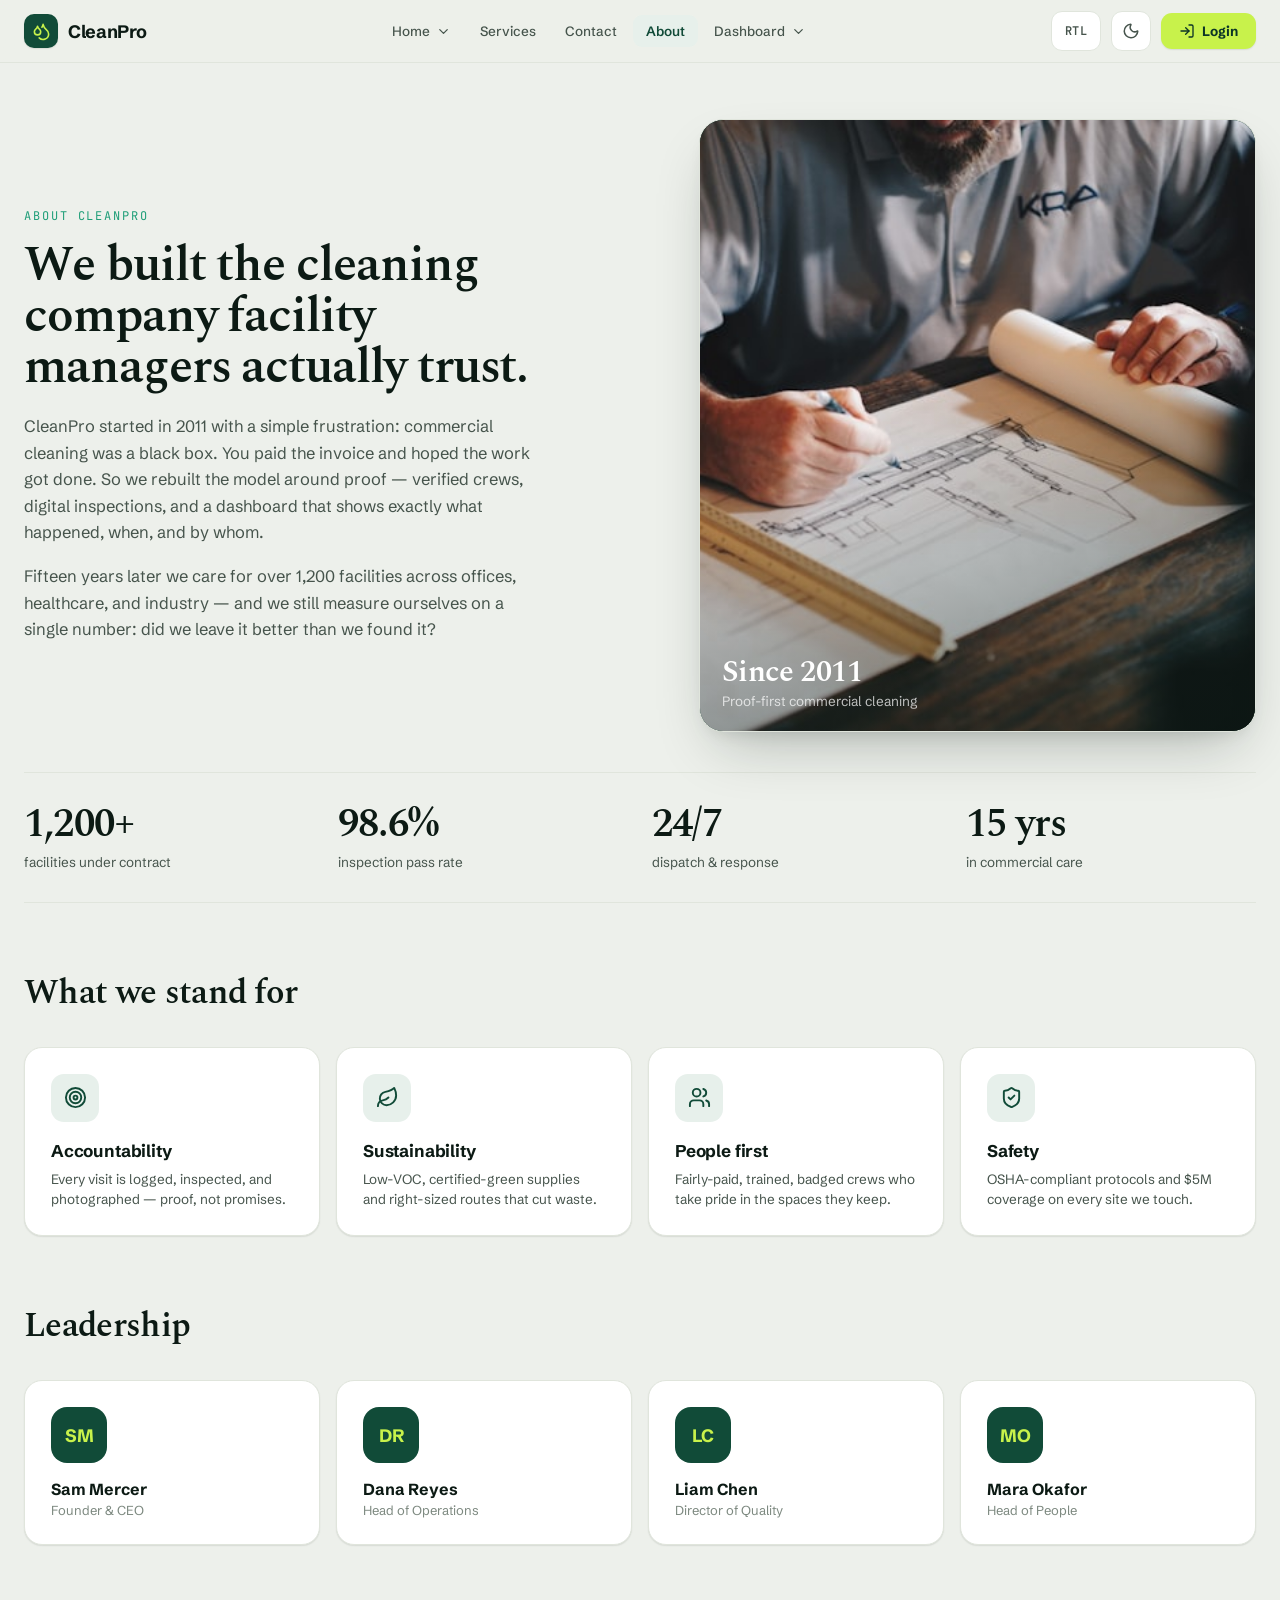
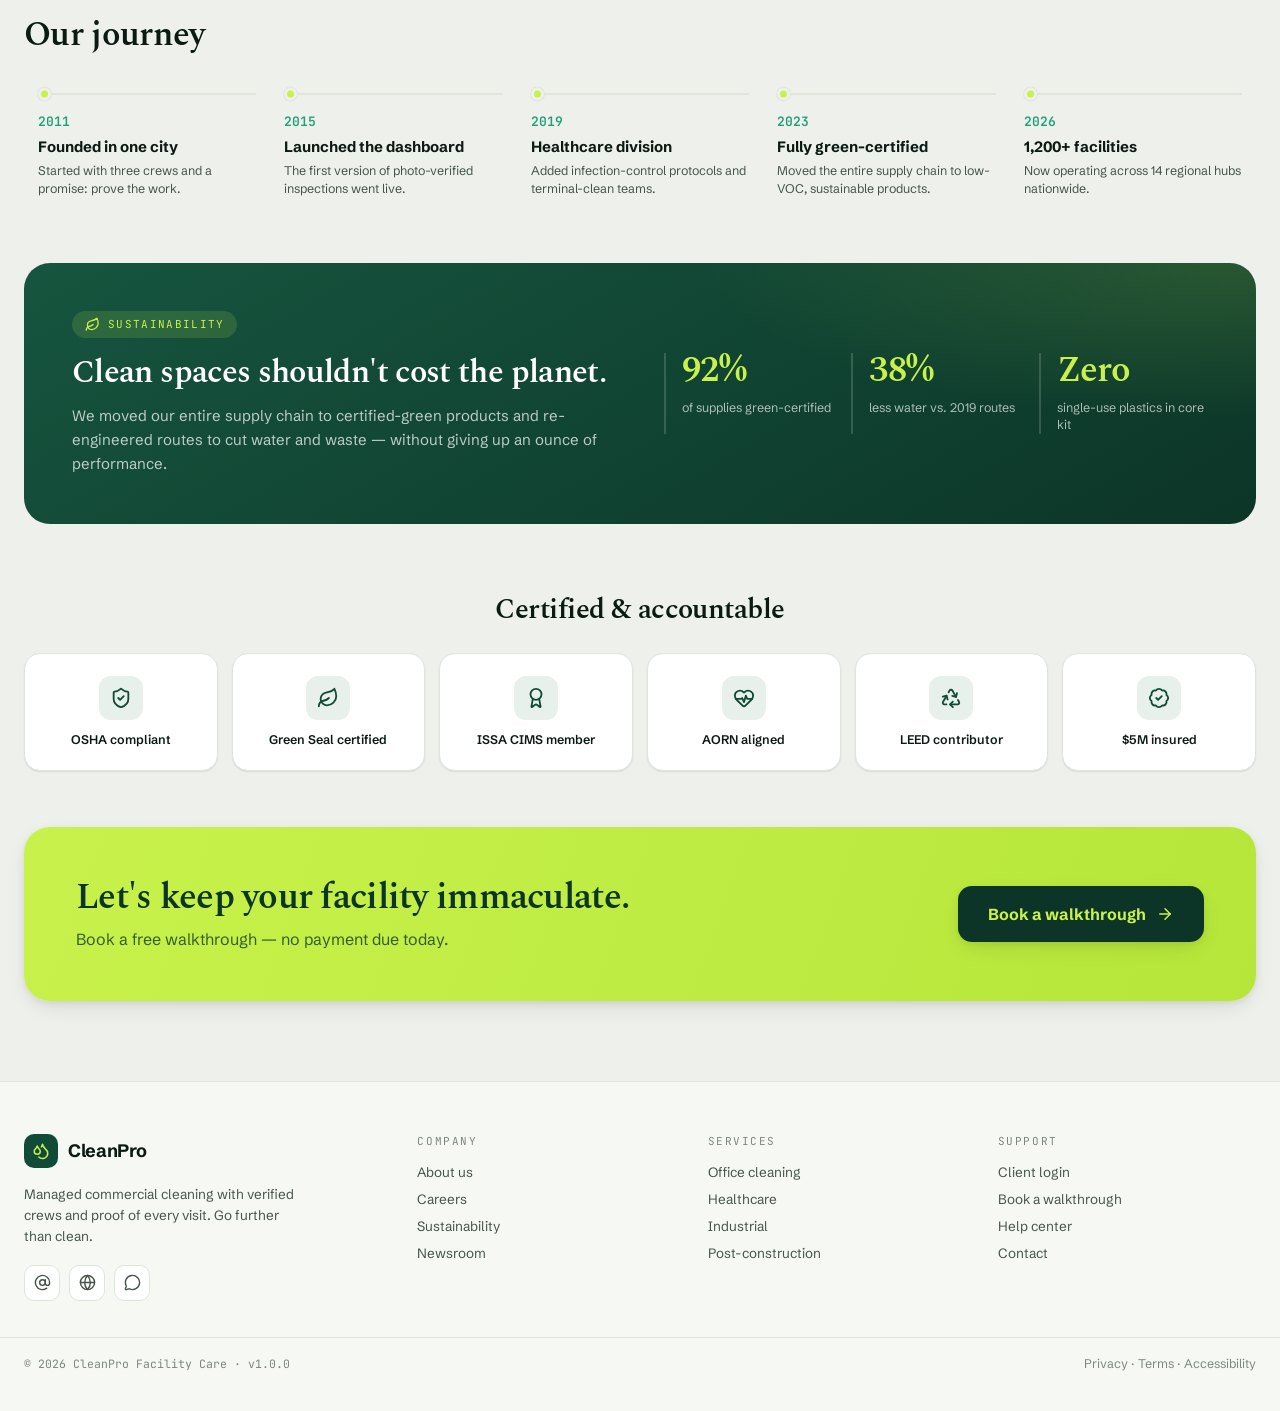
<file: pages/about.html>
<!DOCTYPE html>
<html lang="en">
<head>
<meta charset="utf-8">
<meta name="viewport" content="width=device-width, initial-scale=1">
<title>CleanPro · About</title>
<link rel="icon" type="image/svg+xml" href="data:image/svg+xml,%3Csvg xmlns='http://www.w3.org/2000/svg' viewBox='0 0 64 64'%3E%3Crect width='64' height='64' rx='16' fill='%230B5E4C'/%3E%3C/svg%3E">
<script>location.replace('../index.html#about');</script>
<meta http-equiv="refresh" content="0; url=../index.html#about">
</head>
<body>Redirecting to CleanPro…</body>
</html>
</file>
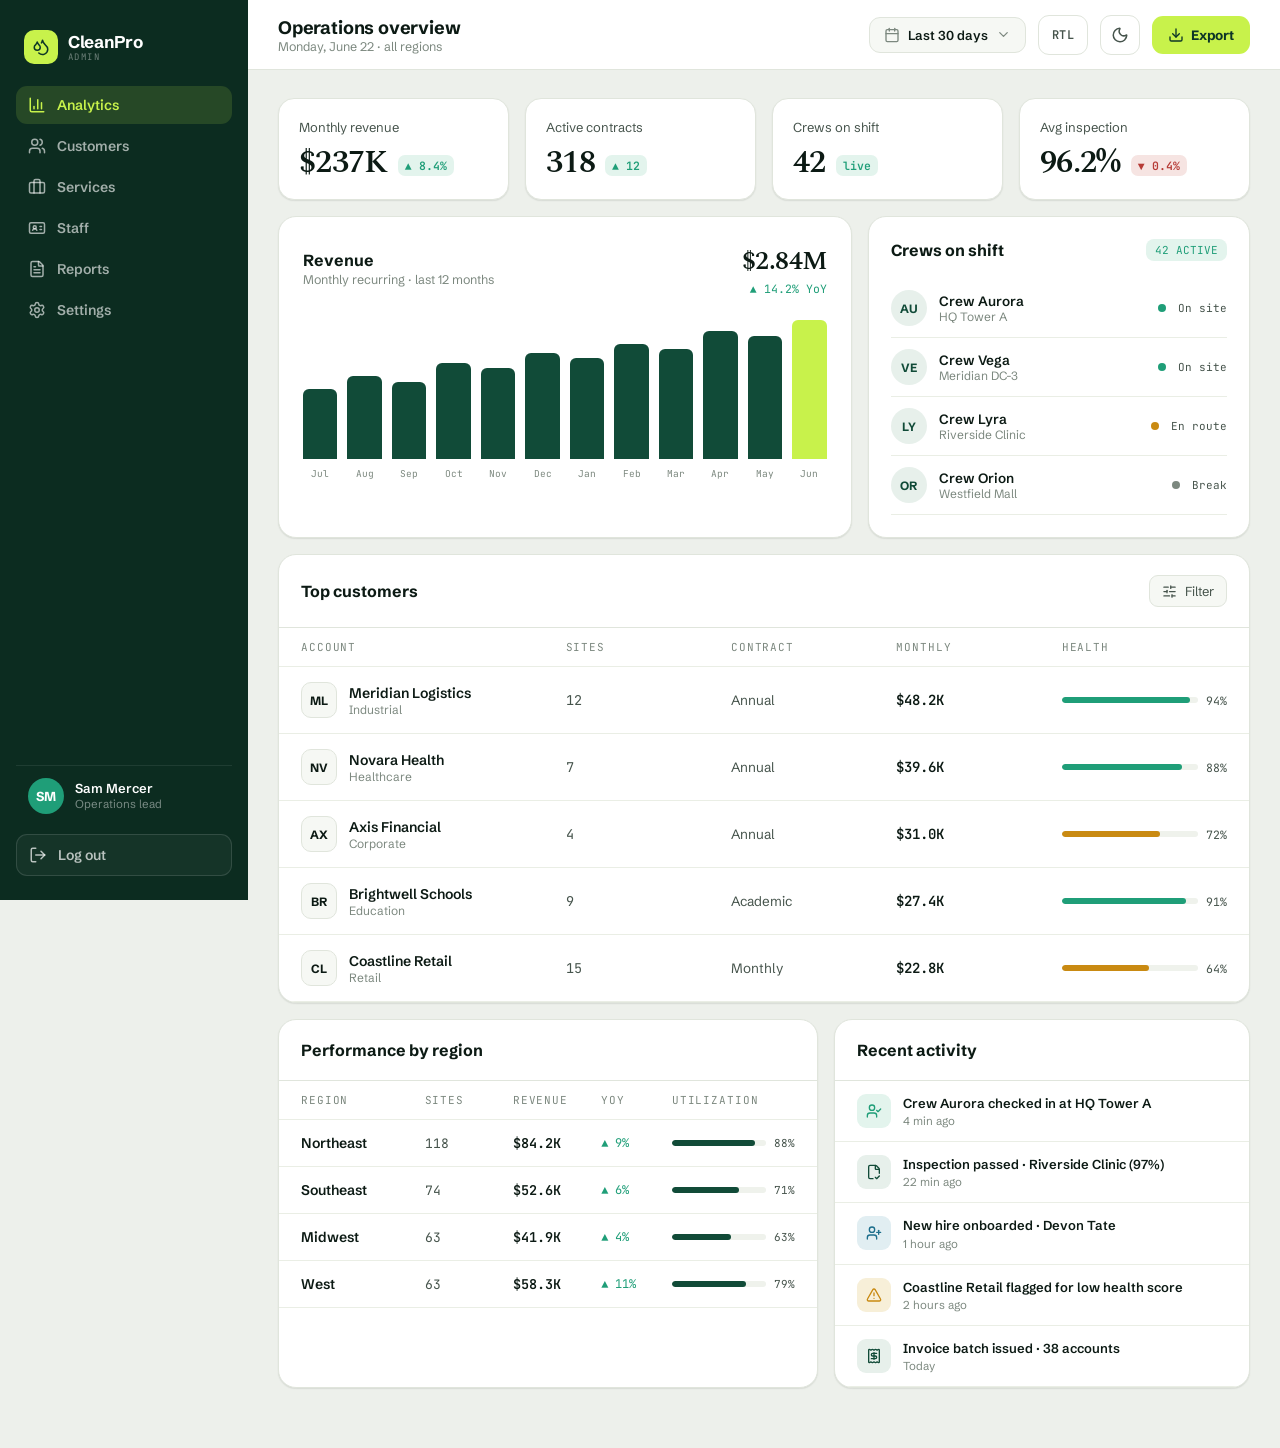
<file: pages/admin-dashboard.html>
<!DOCTYPE html>
<html lang="en">
<head>
<meta charset="utf-8">
<meta name="viewport" content="width=device-width, initial-scale=1">
<title>CleanPro · Admin Dashboard</title>
<link rel="icon" type="image/svg+xml" href="data:image/svg+xml,%3Csvg xmlns='http://www.w3.org/2000/svg' viewBox='0 0 64 64'%3E%3Crect width='64' height='64' rx='16' fill='%230B5E4C'/%3E%3C/svg%3E">
<script>location.replace('../index.html#admin');</script>
<meta http-equiv="refresh" content="0; url=../index.html#admin">
</head>
<body>Redirecting to CleanPro…</body>
</html>
</file>
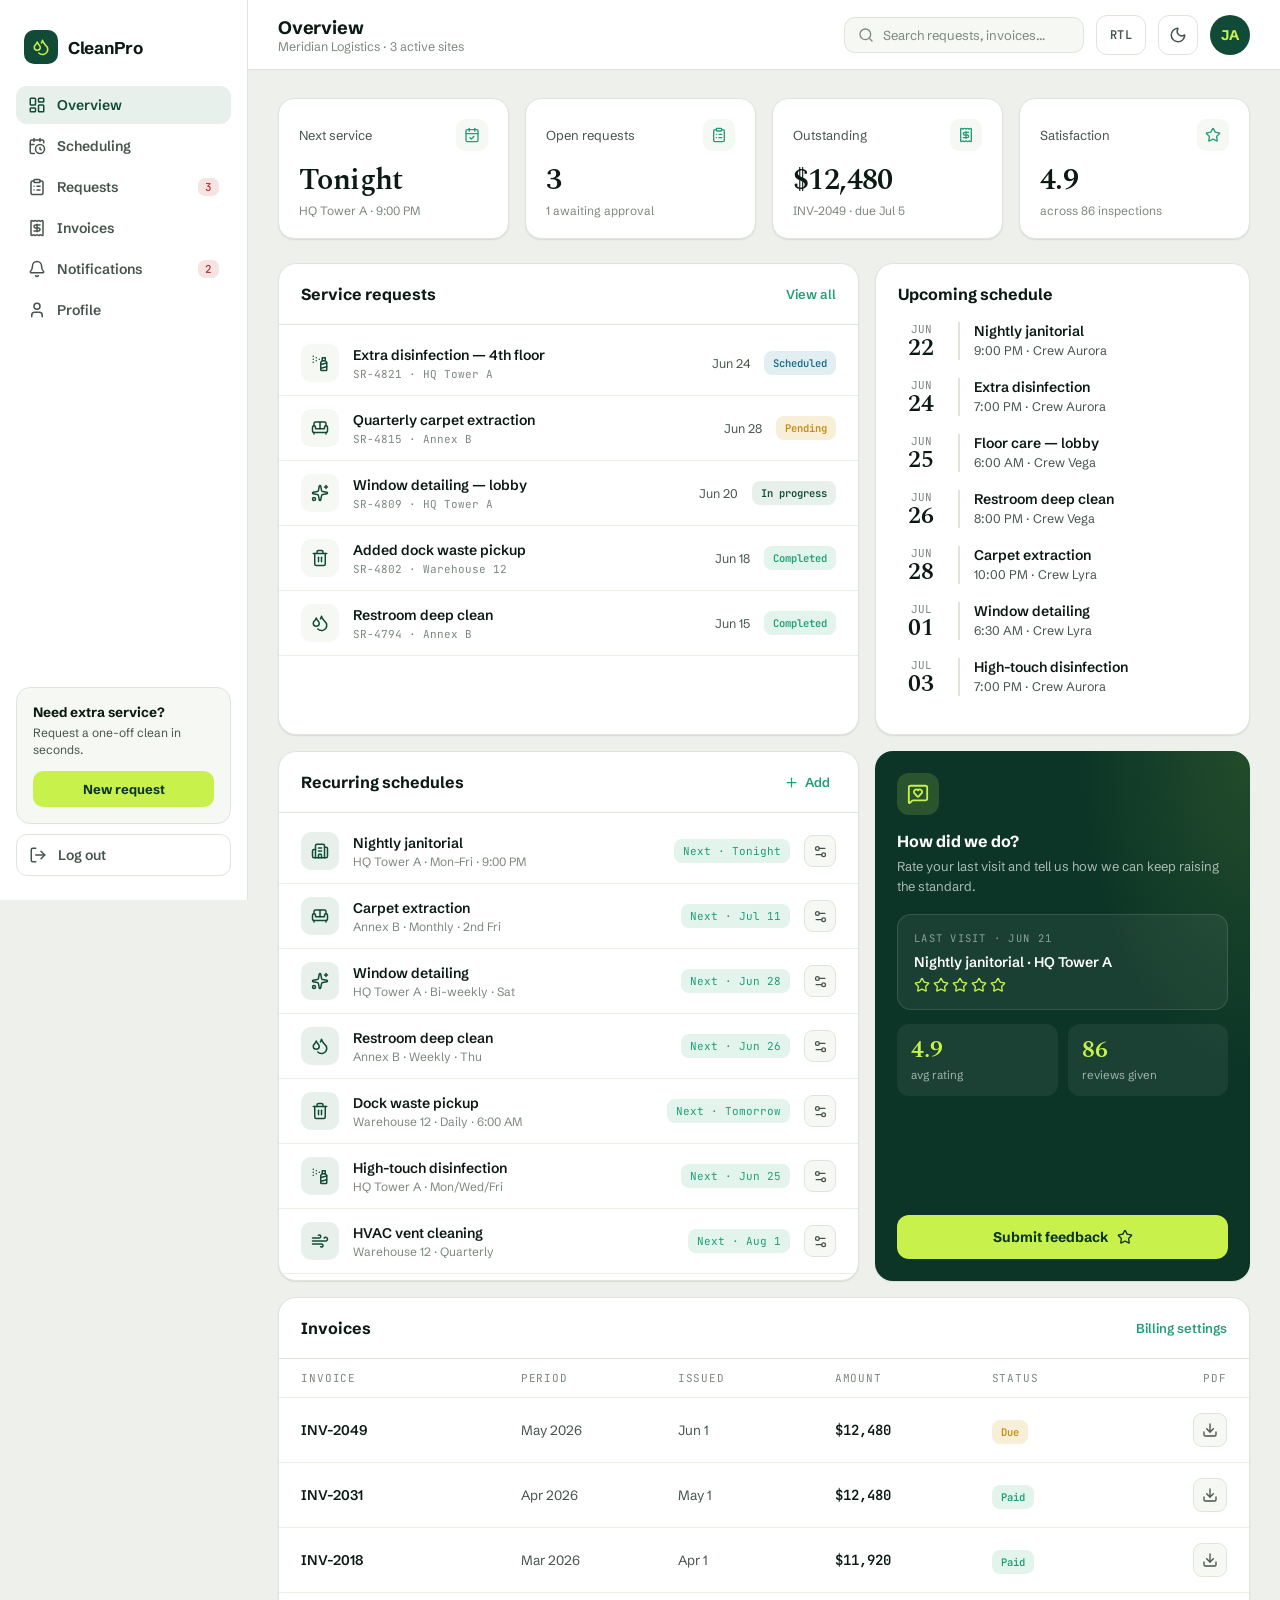
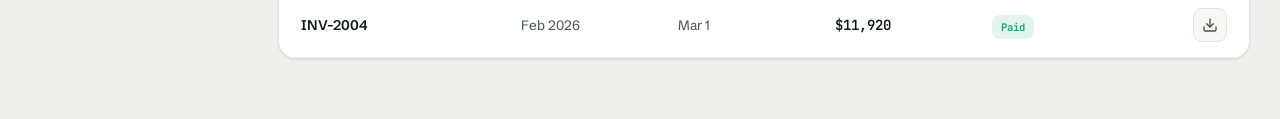
<file: pages/client-dashboard.html>
<!DOCTYPE html>
<html lang="en">
<head>
<meta charset="utf-8">
<meta name="viewport" content="width=device-width, initial-scale=1">
<title>CleanPro · Client Dashboard</title>
<link rel="icon" type="image/svg+xml" href="data:image/svg+xml,%3Csvg xmlns='http://www.w3.org/2000/svg' viewBox='0 0 64 64'%3E%3Crect width='64' height='64' rx='16' fill='%230B5E4C'/%3E%3C/svg%3E">
<script>location.replace('../index.html#client');</script>
<meta http-equiv="refresh" content="0; url=../index.html#client">
</head>
<body>Redirecting to CleanPro…</body>
</html>
</file>
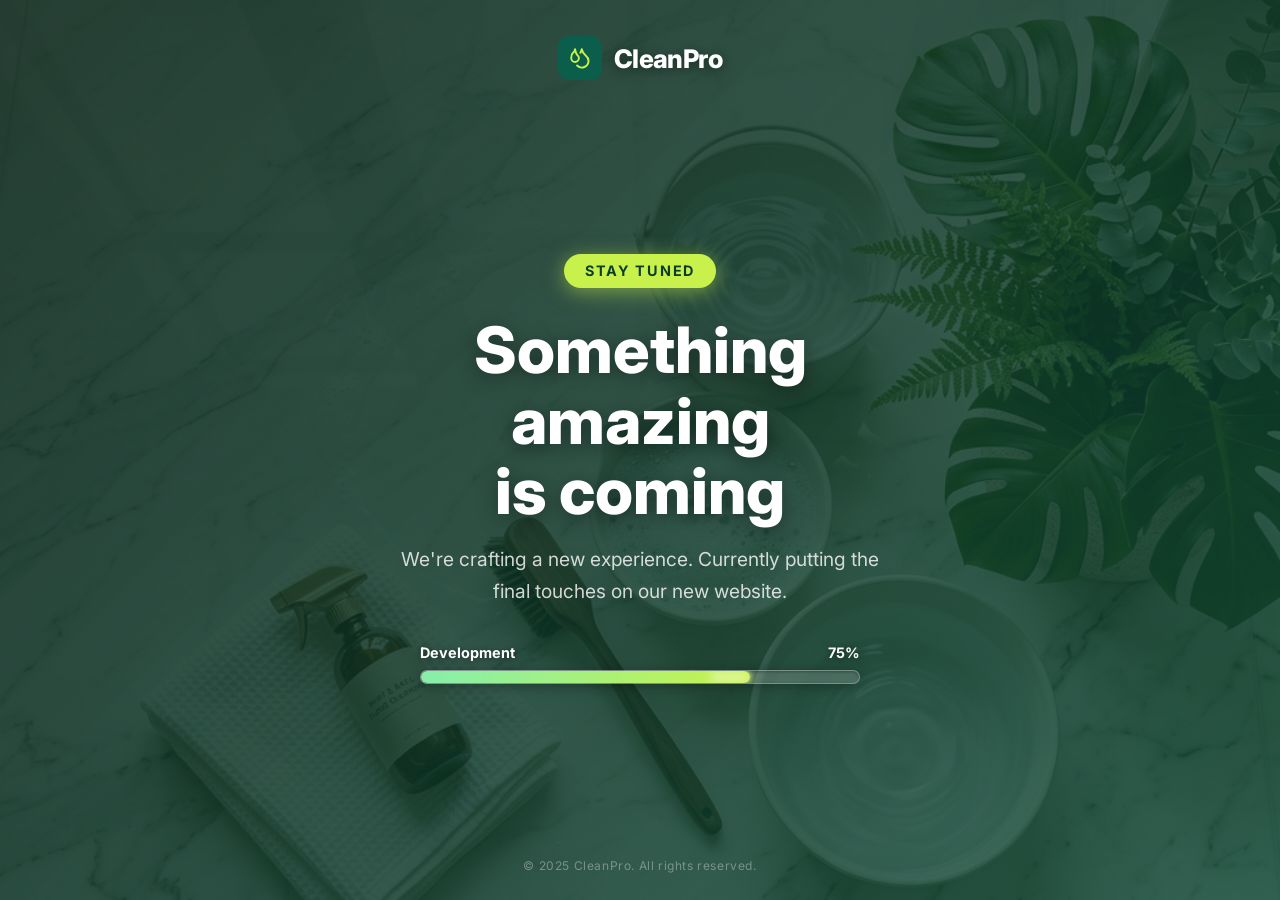
<file: pages/coming-soon.html>
<!DOCTYPE html>
<html lang="en">
<head>
    <meta charset="UTF-8">
    <meta name="viewport" content="width=device-width, initial-scale=1.0">
    <title>Coming Soon | CleanPro</title>
    <link rel="icon" type="image/svg+xml" href="data:image/svg+xml,%3Csvg xmlns='http://www.w3.org/2000/svg' viewBox='0 0 64 64'%3E%3Crect width='64' height='64' rx='16' fill='%230B5E4C'/%3E%3Cg transform='translate(15 15) scale(1.4)' fill='none' stroke='%23C8F24B' stroke-width='2' stroke-linecap='round' stroke-linejoin='round'%3E%3Cpath d='M7 16.3c2.2 0 4-1.83 4-4.05 0-1.16-.57-2.26-1.71-3.19S7.29 4.8 7 3c-.29 1.8-1.14 3.16-2.29 4.06S3 11.1 3 12.25c0 2.22 1.8 4.05 4 4.05z'/%3E%3Cpath d='M12.56 6.6A10.97 10.97 0 0 0 14 3.02c.5 2.5 2 4.9 4 6.5s3 3.5 3 5.5a6.98 6.98 0 0 1-11.91 4.97'/%3E%3C/g%3E%3C/svg%3E">
    <style>
        @import url('https://fonts.googleapis.com/css2?family=Inter:wght@300;400;600;800&display=swap');
        
        * {
            margin: 0;
            padding: 0;
            box-sizing: border-box;
        }

        html, body {
            height: 100%;
            width: 100%;
        }

        body {
            font-family: 'Inter', sans-serif;
            min-height: 100vh;
            width: 100vw;
            overflow: hidden;
            display: flex;
            flex-direction: column;
            align-items: center;
            justify-content: space-between;
            background: url('../assets/images/cleaning_bg_coming_soon.png') center center / cover no-repeat;
            color: #ffffff;
            position: relative;
        }

        /* Dark overlay */
        .bg-overlay {
            position: fixed;
            inset: 0;
            background: linear-gradient(135deg, rgba(8, 35, 22, 0.88) 0%, rgba(17, 75, 56, 0.80) 100%);
            z-index: 1;
        }

        /* ── HEADER ── */
        .header {
            position: relative;
            z-index: 20;
            display: flex;
            align-items: center;
            gap: 12px;
            padding: clamp(20px, 4vh, 48px) 0 0;
            white-space: nowrap;
        }

        .company-name {
            font-size: clamp(1.1rem, 2vw, 1.6rem);
            font-weight: 800;
            color: #ffffff;
            letter-spacing: -0.02em;
            text-shadow: 0 2px 12px rgba(0,0,0,0.5);
        }

        /* ── MAIN CONTENT ── */
        .content {
            position: relative;
            z-index: 10;
            text-align: center;
            padding: clamp(1rem, 4vw, 3rem);
            max-width: min(700px, 92vw);
            width: 100%;
            animation: fadeUp 1s ease-out forwards;
            opacity: 0;
            transform: translateY(24px);
            flex: 1;
            display: flex;
            flex-direction: column;
            align-items: center;
            justify-content: center;
        }

        .badge {
            display: inline-block;
            padding: clamp(0.35rem, 1vw, 0.55rem) clamp(0.9rem, 2vw, 1.3rem);
            border-radius: 50px;
            font-size: clamp(0.7rem, 1.2vw, 0.9rem);
            font-weight: 700;
            text-transform: uppercase;
            letter-spacing: 0.12em;
            background: #C8F24B;
            color: #0B3D2A;
            margin-bottom: clamp(1rem, 3vh, 2rem);
            box-shadow: 0 4px 20px rgba(200, 242, 75, 0.5);
        }

        h1 {
            font-size: clamp(1.8rem, 5vw, 4.5rem);
            font-weight: 800;
            line-height: 1.1;
            margin-bottom: clamp(0.8rem, 2vh, 1.5rem);
            color: #ffffff;
            text-shadow: 0 4px 20px rgba(0,0,0,0.4);
        }

        p {
            font-size: clamp(0.95rem, 1.8vw, 1.2rem);
            color: rgba(255, 255, 255, 0.80);
            font-weight: 400;
            line-height: 1.65;
            margin-bottom: clamp(1.5rem, 4vh, 2.5rem);
            max-width: min(500px, 90%);
        }

        /* ── PROGRESS BAR ── */
        .progress-container {
            width: 100%;
            max-width: min(440px, 90vw);
        }

        .progress-label {
            display: flex;
            justify-content: space-between;
            margin-bottom: 0.6rem;
            font-size: clamp(0.8rem, 1.2vw, 0.9rem);
            font-weight: 700;
            color: #ffffff;
            text-shadow: 0 1px 6px rgba(0,0,0,0.5);
        }

        .progress-track {
            height: clamp(10px, 1.2vw, 14px);
            width: 100%;
            background: rgba(255, 255, 255, 0.18);
            border-radius: 100px;
            overflow: hidden;
            position: relative;
            border: 1px solid rgba(255,255,255,0.25);
            box-shadow: 0 2px 12px rgba(0,0,0,0.3), inset 0 1px 3px rgba(0,0,0,0.3);
        }

        .progress-fill {
            position: absolute;
            top: 0;
            left: 0;
            height: 100%;
            width: 0%;
            background: linear-gradient(90deg, #86efac, #C8F24B);
            border-radius: 100px;
            animation: loadProgress 2.2s cubic-bezier(0.25, 1, 0.5, 1) forwards 0.8s;
            box-shadow: 0 0 14px rgba(200, 242, 75, 0.7), 0 0 4px rgba(200, 242, 75, 0.9);
        }

        /* shimmer effect on fill */
        .progress-fill::after {
            content: '';
            position: absolute;
            top: 0; right: 0;
            width: 40px;
            height: 100%;
            background: rgba(255,255,255,0.4);
            border-radius: 100px;
            filter: blur(4px);
        }

        /* ── FOOTER SPACER ── */
        .footer-spacer {
            position: relative;
            z-index: 10;
            padding-bottom: clamp(16px, 3vh, 40px);
            font-size: 0.75rem;
            color: rgba(255,255,255,0.35);
            letter-spacing: 0.05em;
        }

        /* ── ANIMATIONS ── */
        @keyframes fadeUp {
            to {
                opacity: 1;
                transform: translateY(0);
            }
        }

        @keyframes loadProgress {
            to { width: 75%; }
        }

        /* ── RESPONSIVE BREAKPOINTS ── */

        /* Tiny phones: 320px - 479px */
        @media (max-width: 479px) {
            body { justify-content: center; gap: 0; }
            .header { padding-top: 20px; gap: 8px; }
            .content { padding: 1rem 1rem; flex: none; margin-top: 24px; }
            h1 { font-size: 1.6rem; }
            p { font-size: 0.9rem; }
        }

        /* Phones: 480px - 767px */
        @media (min-width: 480px) and (max-width: 767px) {
            h1 { font-size: 2.2rem; }
            .content { padding: 1.5rem; }
        }

        /* Tablets: 768px - 1023px */
        @media (min-width: 768px) and (max-width: 1023px) {
            h1 { font-size: 3.2rem; }
        }

        /* Desktop: 1024px - 1439px */
        @media (min-width: 1024px) and (max-width: 1439px) {
            h1 { font-size: 4rem; }
        }

        /* Large desktop: 1440px - 2160px */
        @media (min-width: 1440px) {
            h1 { font-size: clamp(4.5rem, 5vw, 6rem); }
            p { font-size: clamp(1.2rem, 1.5vw, 1.5rem); }
            .progress-track { height: 16px; }
            .badge { font-size: 1rem; padding: 0.6rem 1.6rem; }
            .company-name { font-size: 1.8rem; }
            .header svg { width: 52px; height: 52px; }
        }
    </style>
</head>
<body>
    <div class="bg-overlay"></div>

    <!-- HEADER: logo + name, clearly separated from content -->
    <div class="header">
        <svg xmlns="http://www.w3.org/2000/svg" viewBox="0 0 64 64" width="44" height="44" aria-label="CleanPro logo">
            <rect width="64" height="64" rx="16" fill="#0B5E4C"/>
            <g transform="translate(15 15) scale(1.4)" fill="none" stroke="#C8F24B" stroke-width="2" stroke-linecap="round" stroke-linejoin="round">
                <path d="M7 16.3c2.2 0 4-1.83 4-4.05 0-1.16-.57-2.26-1.71-3.19S7.29 4.8 7 3c-.29 1.8-1.14 3.16-2.29 4.06S3 11.1 3 12.25c0 2.22 1.8 4.05 4 4.05z"/>
                <path d="M12.56 6.6A10.97 10.97 0 0 0 14 3.02c.5 2.5 2 4.9 4 6.5s3 3.5 3 5.5a6.98 6.98 0 0 1-11.91 4.97"/>
            </g>
        </svg>
        <span class="company-name">CleanPro</span>
    </div>

    <!-- MAIN CONTENT -->
    <div class="content">
        <div class="badge">Stay Tuned</div>
        <h1>Something amazing<br>is coming</h1>
        <p>We're crafting a new experience. Currently putting the final touches on our new website.</p>

        <div class="progress-container">
            <div class="progress-label">
                <span>Development</span>
                <span>75%</span>
            </div>
            <div class="progress-track">
                <div class="progress-fill"></div>
            </div>
        </div>
    </div>

    <!-- FOOTER -->
    <div class="footer-spacer">© 2025 CleanPro. All rights reserved.</div>
</body>
</html>
</file>
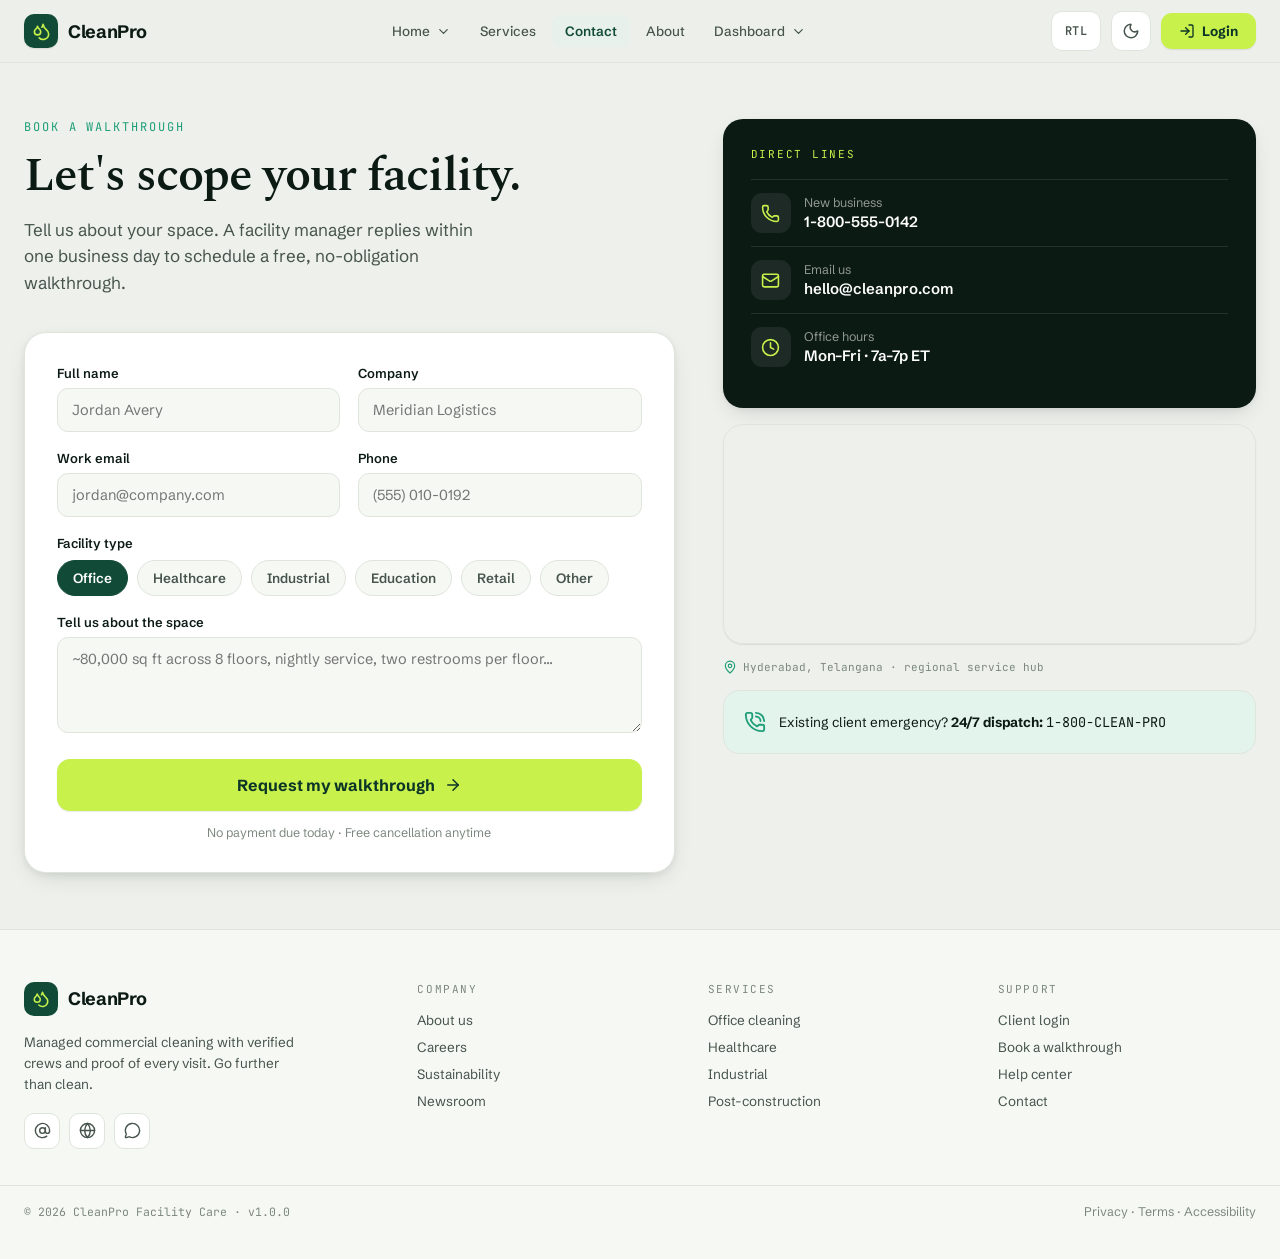
<file: pages/contact.html>
<!DOCTYPE html>
<html lang="en">
<head>
<meta charset="utf-8">
<meta name="viewport" content="width=device-width, initial-scale=1">
<title>CleanPro · Contact</title>
<link rel="icon" type="image/svg+xml" href="data:image/svg+xml,%3Csvg xmlns='http://www.w3.org/2000/svg' viewBox='0 0 64 64'%3E%3Crect width='64' height='64' rx='16' fill='%230B5E4C'/%3E%3C/svg%3E">
<script>location.replace('../index.html#contact');</script>
<meta http-equiv="refresh" content="0; url=../index.html#contact">
</head>
<body>Redirecting to CleanPro…</body>
</html>
</file>
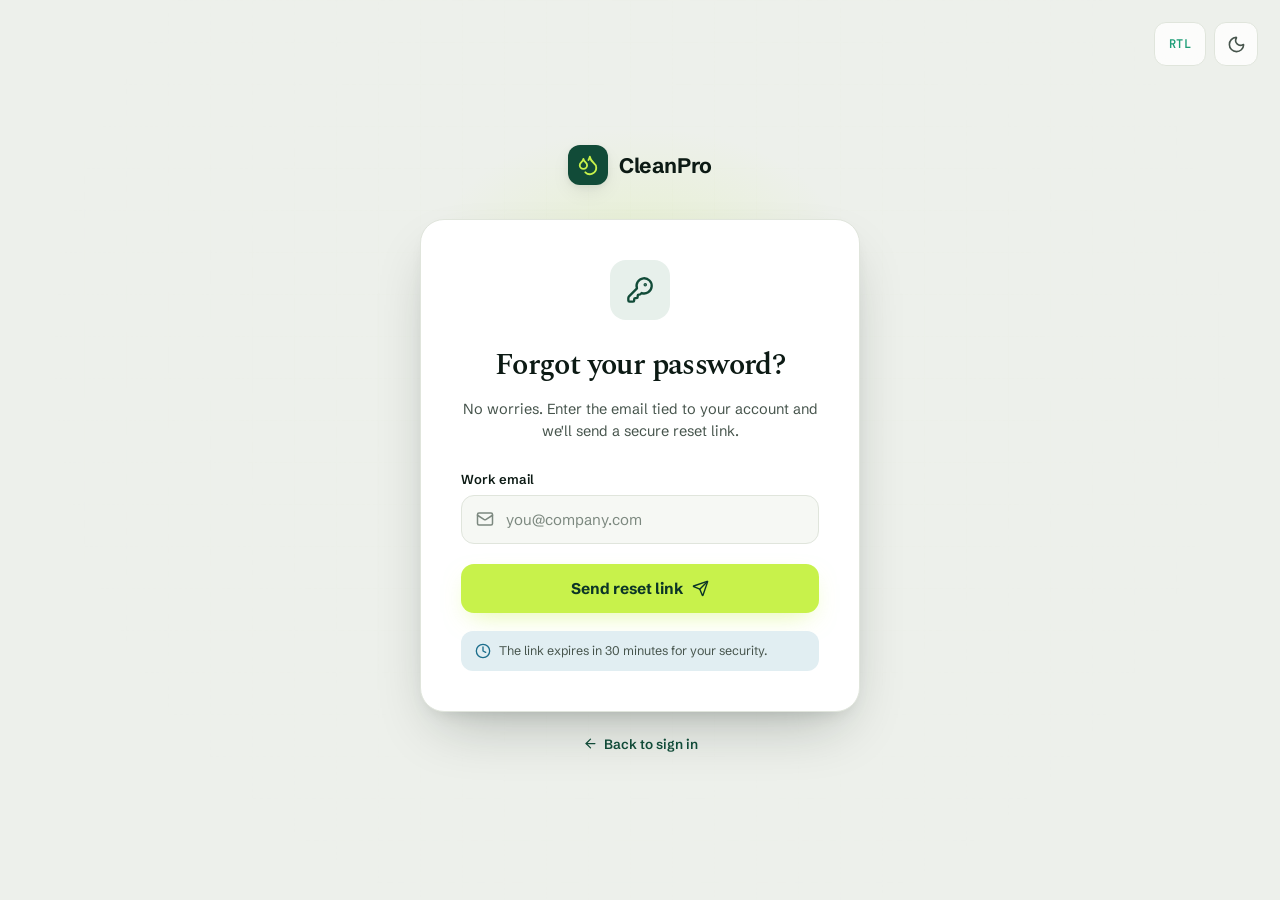
<file: pages/forgot.html>
<!DOCTYPE html>
<html lang="en">
<head>
<meta charset="utf-8">
<meta name="viewport" content="width=device-width, initial-scale=1">
<title>CleanPro · Forgot</title>
<link rel="icon" type="image/svg+xml" href="data:image/svg+xml,%3Csvg xmlns='http://www.w3.org/2000/svg' viewBox='0 0 64 64'%3E%3Crect width='64' height='64' rx='16' fill='%230B5E4C'/%3E%3C/svg%3E">
<script>location.replace('../index.html#forgot');</script>
<meta http-equiv="refresh" content="0; url=../index.html#forgot">
</head>
<body>Redirecting to CleanPro…</body>
</html>
</file>
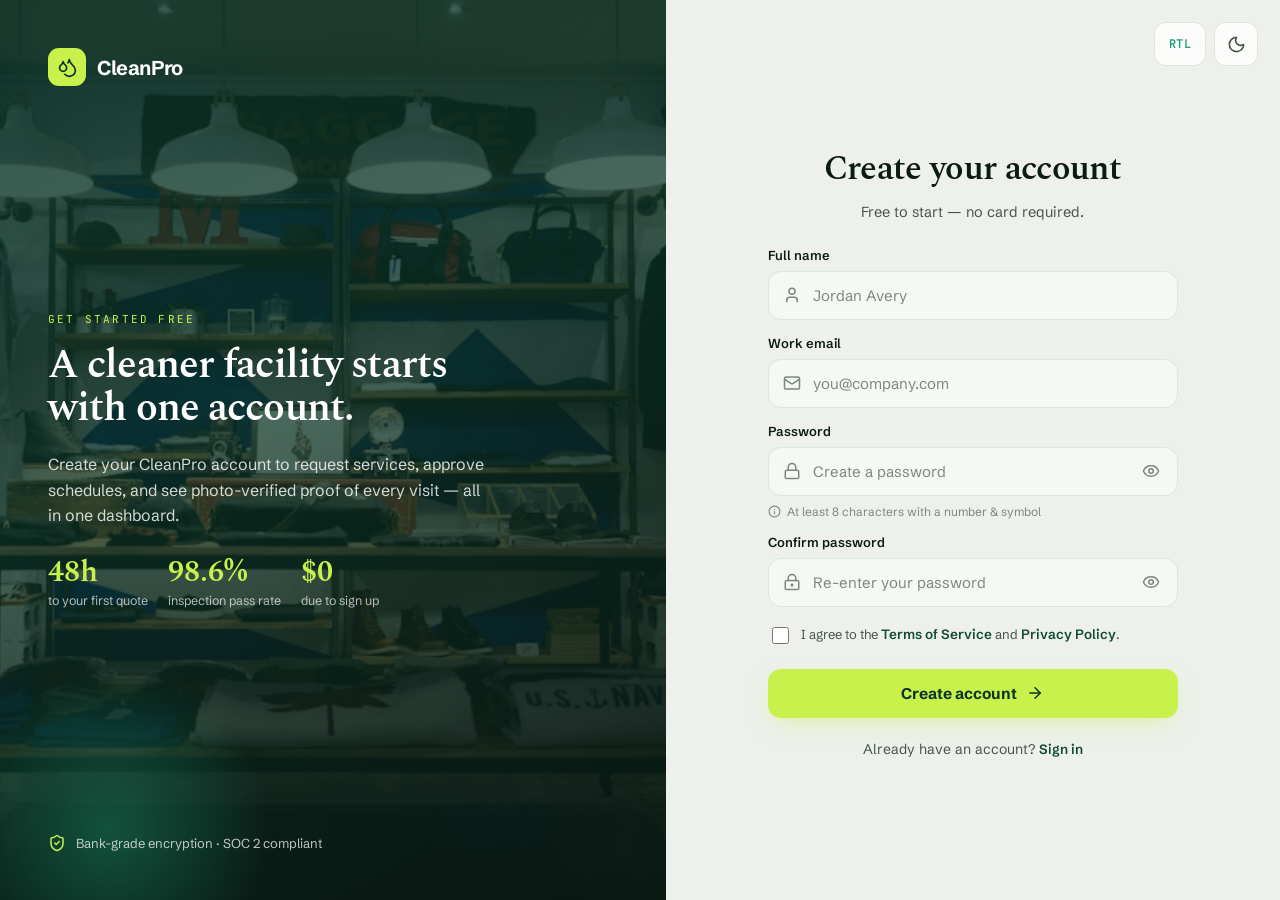
<file: pages/signup.html>
<!DOCTYPE html>
<html lang="en">
<head>
<meta charset="utf-8">
<meta name="viewport" content="width=device-width, initial-scale=1">
<title>CleanPro · Signup</title>
<link rel="icon" type="image/svg+xml" href="data:image/svg+xml,%3Csvg xmlns='http://www.w3.org/2000/svg' viewBox='0 0 64 64'%3E%3Crect width='64' height='64' rx='16' fill='%230B5E4C'/%3E%3C/svg%3E">
<script>location.replace('../index.html#signup');</script>
<meta http-equiv="refresh" content="0; url=../index.html#signup">
</head>
<body>Redirecting to CleanPro…</body>
</html>
</file>
